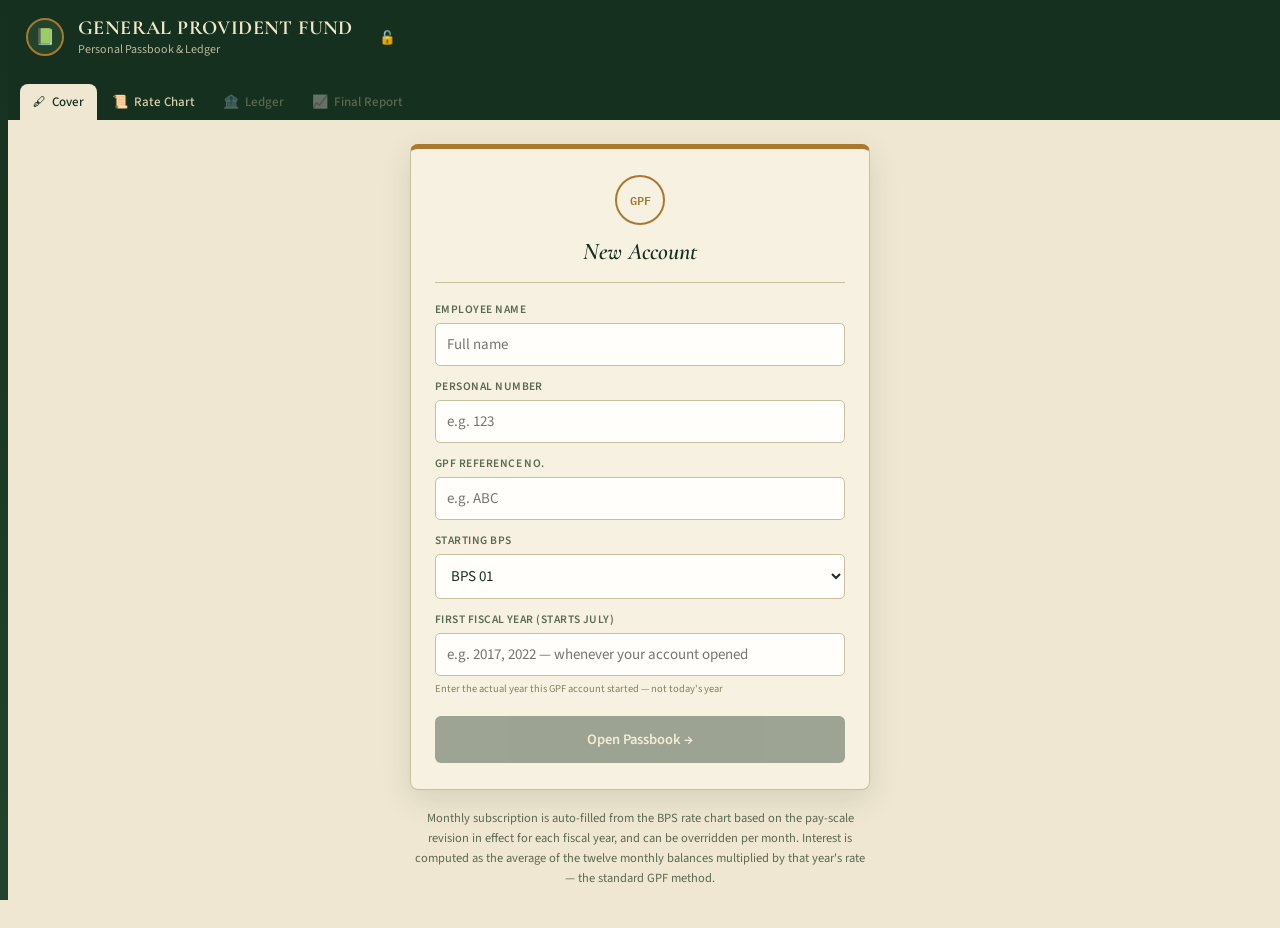
<file: index.html>
<!doctype html>
<html lang="en">
<head>
  <meta charset="UTF-8" />
  <meta name="viewport" content="width=device-width, initial-scale=1, viewport-fit=cover, user-scalable=no" />
  <meta name="theme-color" content="#16301F" />
  <meta name="description" content="Personal GPF passbook, ledger and final report generator." />
  <title>GPF Calculator</title>

  <link rel="manifest" href="manifest.webmanifest" />
  <link rel="icon" href="icons/icon-192.png" />
  <link rel="apple-touch-icon" href="icons/icon-192.png" />
  <meta name="apple-mobile-web-app-capable" content="yes" />
  <meta name="apple-mobile-web-app-status-bar-style" content="black-translucent" />
  <meta name="apple-mobile-web-app-title" content="GPF Calculator" />

  <link rel="preconnect" href="https://fonts.googleapis.com" />
  <link
    href="https://fonts.googleapis.com/css2?family=Cormorant+Garamond:ital,wght@0,500;0,600;0,700;1,500&family=IBM+Plex+Mono:wght@400;500;600&family=Source+Sans+3:wght@400;500;600;700&display=swap"
    rel="stylesheet"
  />
  <link rel="stylesheet" href="css/styles.css" />
</head>
<body>
  <div id="root"></div>
  <script type="module" src="js/app.js"></script>
  <script>
    if ("serviceWorker" in navigator) {
      window.addEventListener("load", () => {
        navigator.serviceWorker.register("./service-worker.js").catch((e) => console.warn("SW registration failed", e));
      });
    }
  </script>
</body>
</html>
</file>
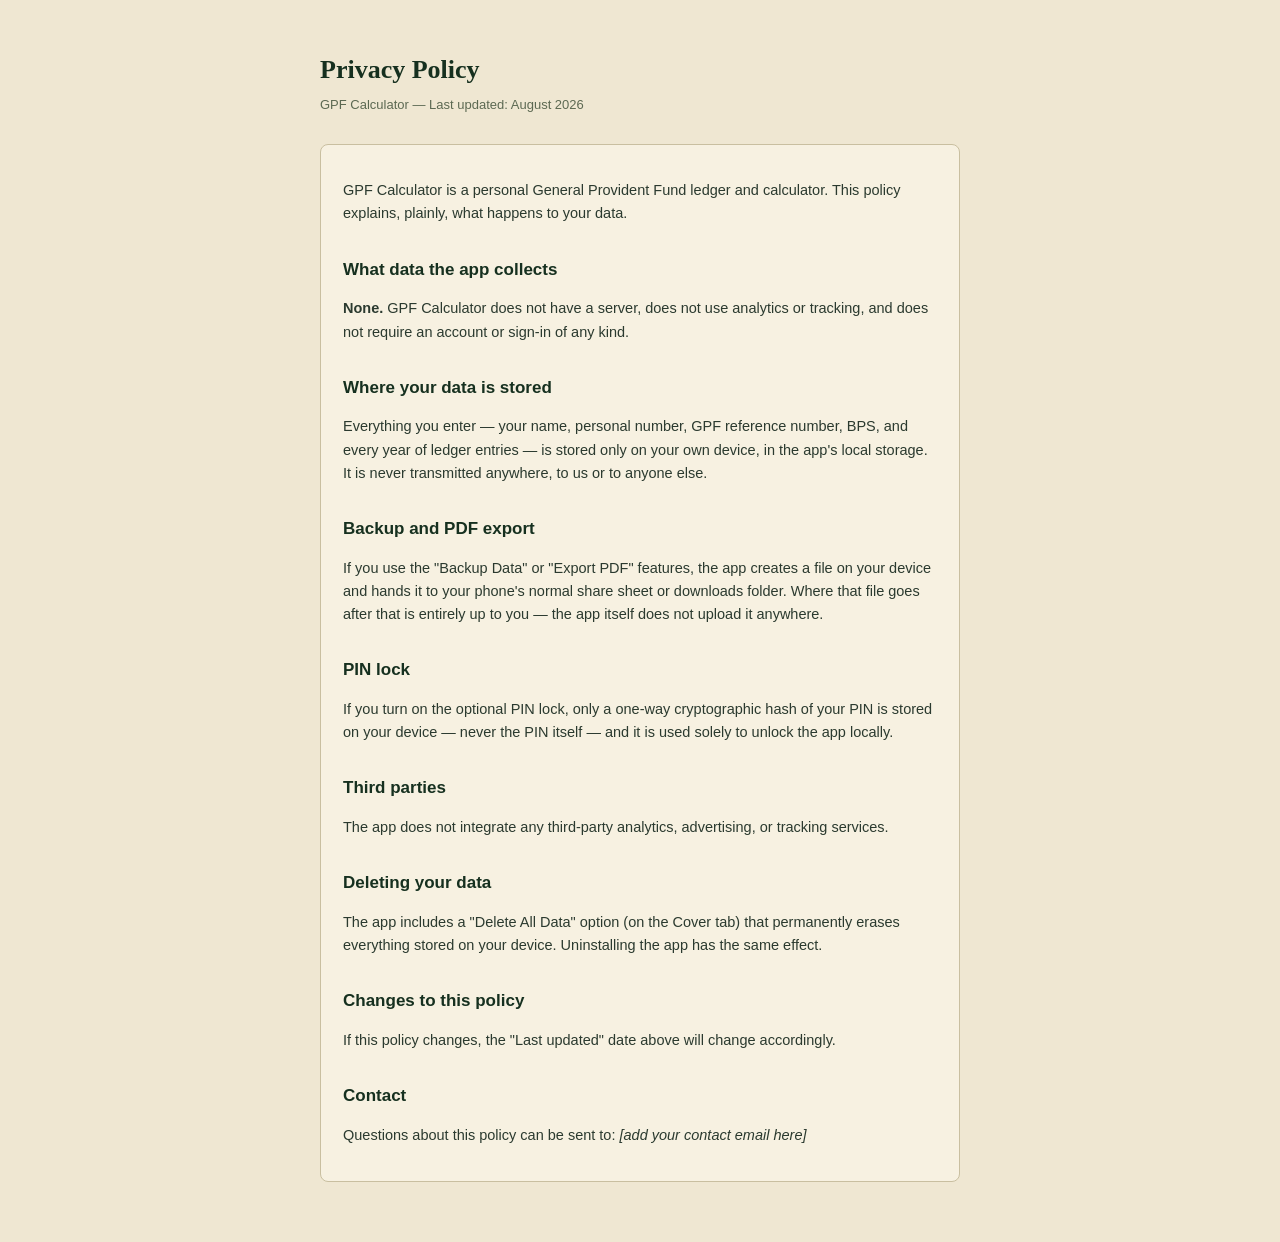
<file: privacy-policy.html>
<!doctype html>
<html lang="en">
<head>
  <meta charset="UTF-8" />
  <meta name="viewport" content="width=device-width, initial-scale=1" />
  <title>Privacy Policy — GPF Calculator</title>
  <style>
    body { font-family: -apple-system, "Source Sans 3", Arial, sans-serif; background:#EFE7D2; color:#16301F; margin:0; padding:32px 20px 60px; line-height:1.6; }
    .wrap { max-width: 640px; margin: 0 auto; }
    h1 { font-family: Georgia, serif; font-size: 26px; margin-bottom: 4px; }
    .updated { color:#5C6952; font-size: 13px; margin-bottom: 28px; }
    h2 { font-size: 17px; margin-top: 30px; color:#16301F; }
    p, li { font-size: 14.5px; color:#2b3a2f; }
    .card { background:#F7F1E1; border:1px solid #C9BFA0; border-radius:8px; padding:20px 22px; }
  </style>
</head>
<body>
  <div class="wrap">
    <h1>Privacy Policy</h1>
    <div class="updated">GPF Calculator — Last updated: August 2026</div>

    <div class="card">
      <p>GPF Calculator is a personal General Provident Fund ledger and calculator. This policy explains, plainly, what happens to your data.</p>

      <h2>What data the app collects</h2>
      <p><strong>None.</strong> GPF Calculator does not have a server, does not use analytics or tracking, and does not require an account or sign-in of any kind.</p>

      <h2>Where your data is stored</h2>
      <p>Everything you enter — your name, personal number, GPF reference number, BPS, and every year of ledger entries — is stored only on your own device, in the app's local storage. It is never transmitted anywhere, to us or to anyone else.</p>

      <h2>Backup and PDF export</h2>
      <p>If you use the "Backup Data" or "Export PDF" features, the app creates a file on your device and hands it to your phone's normal share sheet or downloads folder. Where that file goes after that is entirely up to you — the app itself does not upload it anywhere.</p>

      <h2>PIN lock</h2>
      <p>If you turn on the optional PIN lock, only a one-way cryptographic hash of your PIN is stored on your device — never the PIN itself — and it is used solely to unlock the app locally.</p>

      <h2>Third parties</h2>
      <p>The app does not integrate any third-party analytics, advertising, or tracking services.</p>

      <h2>Deleting your data</h2>
      <p>The app includes a "Delete All Data" option (on the Cover tab) that permanently erases everything stored on your device. Uninstalling the app has the same effect.</p>

      <h2>Changes to this policy</h2>
      <p>If this policy changes, the "Last updated" date above will change accordingly.</p>

      <h2>Contact</h2>
      <p>Questions about this policy can be sent to: <em>[add your contact email here]</em></p>
    </div>
  </div>
</body>
</html>
</file>
<file: css/styles.css>
:root {
  --paper: #EFE7D2;
  --paper-card: #F7F1E1;
  --ink: #16301F;
  --ink-2: #24432B;
  --brass: #A8792E;
  --brass-light: #C9A05C;
  --line: #C9BFA0;
  --line-soft: #DCD3B6;
  --red-stamp: #8B2E2E;
  --muted: #5C6952;
  --font-display: "Cormorant Garamond", serif;
  --font-mono: "IBM Plex Mono", monospace;
  --font-body: "Source Sans 3", sans-serif;
}

* { box-sizing: border-box; }
html, body, #root { height: 100%; }
body {
  margin: 0;
  font-family: var(--font-body);
  background: var(--paper);
  color: var(--ink);
  -webkit-tap-highlight-color: transparent;
  overscroll-behavior-y: contain;
}
button { cursor: pointer; font-family: inherit; }
input, select { font-family: var(--font-body); }
::-webkit-scrollbar { height: 8px; width: 8px; }
::-webkit-scrollbar-thumb { background: #A8792E55; border-radius: 4px; }

.gpf-app { min-height: 100vh; position: relative; padding-bottom: 40px; }
.gpf-spine {
  position: fixed; left: 0; top: 0; bottom: 0; width: 8px;
  background: linear-gradient(180deg, var(--ink), var(--ink-2));
  z-index: 5;
}

.gpf-header {
  display: flex; align-items: center; gap: 14px;
  padding: calc(env(safe-area-inset-top, 0px) + 16px) 20px 18px 26px;
  background: var(--ink); color: #F0E7C9;
}
.gpf-crest {
  width: 38px; height: 38px; border-radius: 50%;
  background: var(--ink-2); border: 2px solid var(--brass);
  display: flex; align-items: center; justify-content: center; flex-shrink: 0;
}
.gpf-title { font-family: var(--font-display); font-weight: 700; font-size: 20px; letter-spacing: 0.02em; }
.gpf-subtitle { font-size: 12px; opacity: 0.75; margin-top: 1px; }
.gpf-balance { margin-left: auto; text-align: right; }
.gpf-balance-label { font-size: 10px; opacity: 0.7; text-transform: uppercase; letter-spacing: 0.08em; }
.gpf-balance-value { font-family: var(--font-mono); font-size: 18px; font-weight: 600; color: #E7C77E; }
.gpf-icon-btn { background: transparent; border: none; color: #D8CFAF; margin-left: 8px; padding: 4px; display: flex; }

.gpf-tabs { display: flex; gap: 2px; padding: 8px 12px 0 20px; background: var(--ink); overflow-x: auto; }
.gpf-tab-btn {
  display: flex; align-items: center; gap: 6px; padding: 9px 13px;
  background: transparent; border: none; color: #D8CFAF; font-size: 13px; font-weight: 500;
  border-radius: 8px 8px 0 0; white-space: nowrap;
}
.gpf-tab-btn.active { background: var(--paper); color: var(--ink); }
.gpf-tab-btn:disabled { opacity: 0.35; cursor: not-allowed; }

.gpf-body { padding: 18px 14px 0; max-width: 960px; margin: 0 auto; }

.gpf-panel { background: var(--paper-card); border: 1px solid var(--line); border-radius: 8px; padding: 18px; }
.gpf-panel-title { font-family: var(--font-display); font-size: 20px; font-weight: 700; margin-bottom: 12px; }

.gpf-card {
  background: var(--paper-card); border: 1px solid var(--line); border-top: 5px solid var(--brass);
  border-radius: 8px; padding: 26px 24px; width: 100%; max-width: 460px;
  box-shadow: 0 10px 30px rgba(22,48,31,0.12); margin: 0 auto;
}
.gpf-seal {
  width: 50px; height: 50px; border-radius: 50%; border: 2px solid var(--brass); color: var(--brass);
  display: flex; align-items: center; justify-content: center; font-family: var(--font-mono);
  font-weight: 600; font-size: 12px; margin: 0 auto 12px;
}
.gpf-card-title { font-family: var(--font-display); font-size: 24px; font-weight: 600; text-align: center; font-style: italic; }
.gpf-rule { height: 1px; background: var(--line); margin: 16px 0 18px; }
.gpf-form-grid { display: flex; flex-direction: column; gap: 12px; }
.gpf-field-label {
  display: flex; flex-direction: column; gap: 5px; font-size: 11.5px; font-weight: 600;
  color: var(--muted); text-transform: uppercase; letter-spacing: 0.04em;
}
.gpf-input {
  font-family: var(--font-body); font-size: 15px; padding: 10px 11px; border-radius: 5px;
  border: 1px solid var(--line); background: #FFFEFA; color: var(--ink); outline: none; width: 100%;
}
.gpf-input:focus { border-color: var(--brass); }
.gpf-hint { font-size: 10.5px; font-weight: 400; text-transform: none; color: #8A7F5E; letter-spacing: 0; }

.gpf-btn-primary {
  width: 100%; display: flex; align-items: center; justify-content: center; gap: 6px;
  background: var(--ink); color: #F0E7C9; border: none; padding: 13px 18px; border-radius: 6px;
  font-size: 14.5px; font-weight: 600;
}
.gpf-btn-primary:disabled { opacity: 0.4; }
.gpf-btn-secondary {
  background: #E7DEC1; color: var(--ink); border: 1px solid var(--line); padding: 9px 12px;
  border-radius: 5px; font-size: 12.5px; font-weight: 600; white-space: nowrap;
}
.gpf-btn-ghost {
  background: transparent; color: var(--brass); border: 1px dashed var(--brass); padding: 7px 12px;
  border-radius: 20px; font-size: 12.5px; font-weight: 600; display: flex; align-items: center; gap: 4px;
}
.gpf-btn-danger {
  background: transparent; color: var(--red-stamp); border: 1px solid var(--line); border-radius: 20px;
  padding: 7px 9px; display: flex; align-items: center;
}

.gpf-table-scroll { overflow-x: auto; -webkit-overflow-scrolling: touch; }
.gpf-table { border-collapse: collapse; width: 100%; font-size: 12.5px; }
.gpf-table th {
  text-align: right; padding: 8px 9px; border-bottom: 2px solid var(--ink); font-size: 11px;
  color: var(--muted); font-weight: 700; text-transform: uppercase; letter-spacing: 0.02em; white-space: nowrap;
}
.gpf-table th.left { text-align: left; }
.gpf-table td { text-align: right; padding: 7px 9px; border-bottom: 1px solid var(--line-soft); font-family: var(--font-mono); }
.gpf-table td.left { text-align: left; font-family: var(--font-body); font-weight: 600; }
.gpf-table td.latest { color: var(--red-stamp); font-weight: 600; }
.gpf-table td.balance { font-weight: 700; color: var(--ink); }
.gpf-table tr:hover td { background: #F6EFDB; }
.gpf-cell-input {
  width: 82px; text-align: right; padding: 6px 7px; border-radius: 4px; border: 1px solid var(--line);
  background: #FFFEFA; font-size: 12px; font-family: var(--font-mono);
}

.gpf-year-strip { display: flex; gap: 6px; flex-wrap: wrap; margin-bottom: 14px; align-items: center; }
.gpf-year-chip {
  padding: 6px 12px; border-radius: 20px; border: 1px solid var(--line); background: var(--paper);
  font-size: 12.5px; font-weight: 600; color: var(--muted);
}
.gpf-year-chip.active { background: var(--ink); color: #F0E7C9; border-color: var(--ink); }

.gpf-ledger-controls { display: flex; gap: 14px; align-items: flex-end; margin-bottom: 14px; flex-wrap: wrap; }
.gpf-opening-badge { margin-left: auto; font-size: 12.5px; background: #E7DEC1; padding: 8px 13px; border-radius: 6px; border: 1px solid var(--line); }

.gpf-summary-grid { display: grid; grid-template-columns: repeat(auto-fit, minmax(130px, 1fr)); gap: 9px; margin-top: 16px; }
.gpf-summary-cell { background: var(--paper); border: 1px solid var(--line); border-radius: 6px; padding: 10px 11px; }
.gpf-summary-cell.hi { background: var(--ink); border-color: var(--ink); }
.gpf-summary-label { font-size: 10px; text-transform: uppercase; letter-spacing: 0.04em; color: var(--muted); font-weight: 700; }
.gpf-summary-cell.hi .gpf-summary-label { color: var(--brass-light); }
.gpf-summary-value { font-family: var(--font-mono); font-size: 15px; font-weight: 700; margin-top: 4px; color: var(--ink); }
.gpf-summary-cell.hi .gpf-summary-value { color: #F0E7C9; }

.gpf-stamp {
  display: inline-flex; flex-direction: column; align-items: center; border: 2px double var(--red-stamp);
  color: var(--red-stamp); border-radius: 8px; padding: 10px 24px; transform: rotate(-2deg); margin-top: 18px;
}
.gpf-stamp-label { font-size: 10.5px; font-weight: 700; text-transform: uppercase; letter-spacing: 0.06em; }
.gpf-stamp-value { font-family: var(--font-mono); font-size: 19px; font-weight: 700; }

.gpf-employee-bar { display: flex; align-items: center; gap: 8px; padding: 10px 16px 0 26px; background: var(--ink); overflow-x: auto; }
.gpf-employee-chip {
  display: flex; align-items: center; gap: 6px; padding: 6px 12px; border-radius: 20px;
  border: 1px solid #3A5240; background: #1E3826; color: #D8CFAF; font-size: 12px; font-weight: 600; white-space: nowrap;
}
.gpf-employee-chip.active { background: var(--brass); color: var(--ink); border-color: var(--brass); }

.gpf-lock-screen {
  position: fixed; inset: 0; background: var(--ink); color: #F0E7C9; z-index: 50;
  display: flex; flex-direction: column; align-items: center; justify-content: center; gap: 16px; padding: 24px; text-align: center;
}
.gpf-lock-dots { display: flex; gap: 12px; }
.gpf-lock-dot { width: 14px; height: 14px; border-radius: 50%; border: 2px solid var(--brass); }
.gpf-lock-dot.filled { background: var(--brass); }
.gpf-keypad { display: grid; grid-template-columns: repeat(3, 64px); gap: 12px; }
.gpf-key {
  width: 64px; height: 64px; border-radius: 50%; border: 1px solid #3A5240; background: #1E3826;
  color: #F0E7C9; font-size: 20px; font-family: var(--font-mono); display: flex; align-items: center; justify-content: center;
}
.gpf-key:active { background: var(--brass); color: var(--ink); }

.gpf-install-banner {
  display: flex; align-items: center; gap: 10px; background: #E7DEC1; border: 1px solid var(--line);
  border-radius: 8px; padding: 10px 14px; margin-bottom: 14px; font-size: 12.5px;
}
.gpf-install-banner button { margin-left: auto; }

.gpf-note { max-width: 460px; margin: 18px auto 0; font-size: 12.5px; line-height: 1.6; color: var(--muted); text-align: center; }
.gpf-report-meta { font-size: 13px; color: var(--muted); margin-bottom: 12px; }
.gpf-toolbar { display: flex; gap: 8px; flex-wrap: wrap; margin-bottom: 14px; }
.gpf-msg { font-size: 12px; color: var(--muted); margin-bottom: 12px; }
.gpf-empty { text-align: center; color: var(--muted); font-size: 13px; padding: 30px 10px; }

@media (max-width: 480px) {
  .gpf-title { font-size: 17px; }
  .gpf-balance-value { font-size: 15px; }
  .gpf-card { padding: 20px 16px; }
  .gpf-keypad { grid-template-columns: repeat(3, 56px); }
  .gpf-key { width: 56px; height: 56px; }
}
</file>
